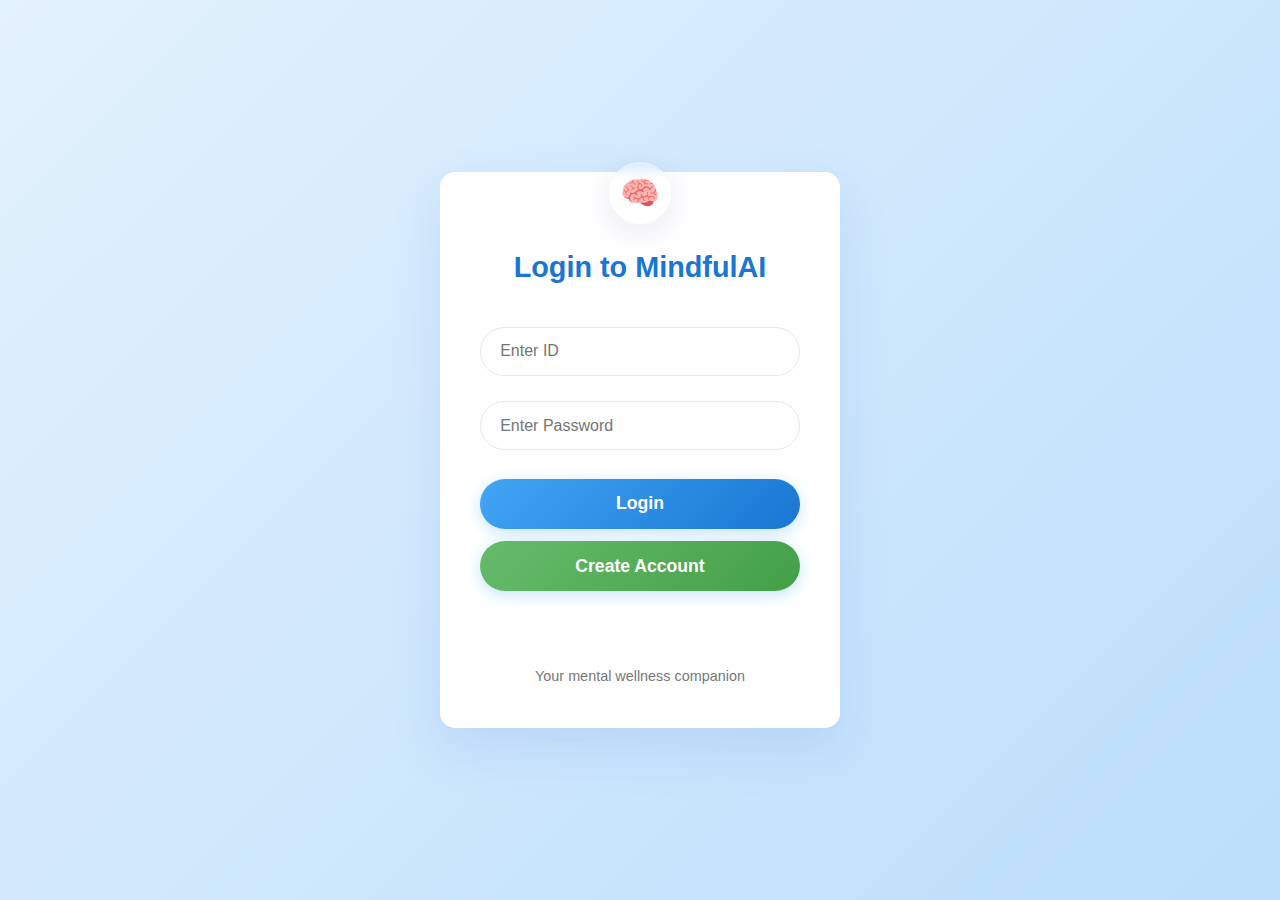
<file: login.html>
<!DOCTYPE html>
<html lang="en">
<head>
  <meta charset="UTF-8" />
  <meta name="viewport" content="width=device-width, initial-scale=1.0"/>
  <title>Login - MindfulAI</title>
  <style>
    * {
      margin: 0;
      padding: 0;
      box-sizing: border-box;
      font-family: 'Segoe UI', Tahoma, Geneva, Verdana, sans-serif;
    }
    
    body {
      display: flex;
      justify-content: center;
      align-items: center;
      height: 100vh;
      background: linear-gradient(135deg, #e3f2fd 0%, #bbdefb 100%);
      color: #555;
      line-height: 1.6;
    }
    
    .login-container {
      background-color: white;
      padding: 2.5rem;
      border-radius: 15px;
      box-shadow: 0 20px 50px rgba(94, 114, 228, 0.15);
      width: 90%;
      max-width: 400px;
      animation: fadeInUp 0.8s ease;
    }
    
    h2 {
      color: #1976d2;
      margin-bottom: 1.5rem;
      text-align: center;
      font-size: 1.8rem;
    }
    
    input {
      width: 100%;
      padding: 0.9rem 1.2rem;
      margin: 0.8rem 0;
      border: 1px solid #e0e6ff;
      border-radius: 30px;
      font-size: 1rem;
      outline: none;
      transition: all 0.3s ease;
    }
    
    input:focus {
      border-color: #a1c4fd;
      box-shadow: 0 0 0 3px rgba(161, 196, 253, 0.2);
    }
    
    button {
      width: 100%;
      padding: 0.9rem 1.5rem;
      margin-top: 1rem;
      background: linear-gradient(135deg, #42a5f5 0%, #1976d2 100%);
      color: white;
      border: none;
      border-radius: 30px;
      font-size: 1.1rem;
      font-weight: bold;
      cursor: pointer;
      transition: all 0.3s ease;
      box-shadow: 0 4px 15px rgba(66, 165, 245, 0.3);
    }
    
    button:hover {
      transform: translateY(-3px);
      box-shadow: 0 10px 20px rgba(66, 165, 245, 0.4);
    }
    
    .message {
      margin-top: 1.5rem;
      text-align: center;
      font-weight: 500;
      padding: 0.8rem;
      border-radius: 10px;
      transition: all 0.3s ease;
    }
    
    @keyframes fadeInUp {
      from {
        opacity: 0;
        transform: translateY(20px);
      }
      to {
        opacity: 1;
        transform: translateY(0);
      }
    }
    
    /* Additional MindfulAI themed elements */
    .login-container:before {
      content: '🧠';
      font-size: 2rem;
      display: block;
      text-align: center;
      margin-bottom: 1rem;
      background-color: rgba(255, 255, 255, 0.3);
      width: 60px;
      height: 60px;
      border-radius: 50%;
      line-height: 60px;
      margin: -50px auto 20px;
      box-shadow: 0 8px 32px rgba(31, 38, 135, 0.1);
      backdrop-filter: blur(4px);
      border: 1px solid rgba(255, 255, 255, 0.18);
    }
    
    .login-footer {
      text-align: center;
      margin-top: 1.5rem;
      font-size: 0.9rem;
      color: #777;
    }
    
    .login-footer a {
      color: #1976d2;
      text-decoration: none;
      transition: color 0.3s ease;
    }
    
    .login-footer a:hover {
      color: #42a5f5;
      text-decoration: underline;
    }
  </style>
</head>
<body>
  <div class="login-container">
    <h2>Login to MindfulAI</h2>
    <input type="text" id="userID" placeholder="Enter ID" required />
    <input type="password" id="userPASS" placeholder="Enter Password" required />
    <button onclick="login()">Login</button>
    <button onclick="window.location.href='signup.html'" style="background: linear-gradient(135deg, #66bb6a 0%, #43a047 100%); margin-top: 0.8rem;">Create Account</button>

    <div class="message" id="message"></div>
    <div class="login-footer">
      <p>Your mental wellness companion</p>
    </div>
  </div>
  
  <script>
    async function login() {
      const userPASS = document.getElementById("userID").value;
      const userID = document.getElementById("userPASS").value;
      const messageDiv = document.getElementById("message");
      
      try {
        const response = await fetch("https://script.googleusercontent.com/macros/echo?user_content_key=[base64]&lib=M3k54o7PDuNl2EFPfz21348TfHPk38FQX");
        const data = await response.json();
        
        const match = data.data.find(entry => entry.ID === userID && entry.PASS === userPASS);
        
        if (match) {
          window.location.href = "index.html";
        } else {
          messageDiv.textContent = "Invalid ID or Password";
          messageDiv.style.color = "#f44336";
          messageDiv.style.backgroundColor = "#ffebee";
          messageDiv.style.padding = "0.8rem";
          messageDiv.style.borderRadius = "10px";
        }
      } catch (error) {
        console.error("Error:", error);
        messageDiv.textContent = "Something went wrong. Try again!";
        messageDiv.style.color = "#f44336";
        messageDiv.style.backgroundColor = "#ffebee";
        messageDiv.style.padding = "0.8rem";
        messageDiv.style.borderRadius = "10px";
      }
    }
  </script>
</body>
</html>
</file>
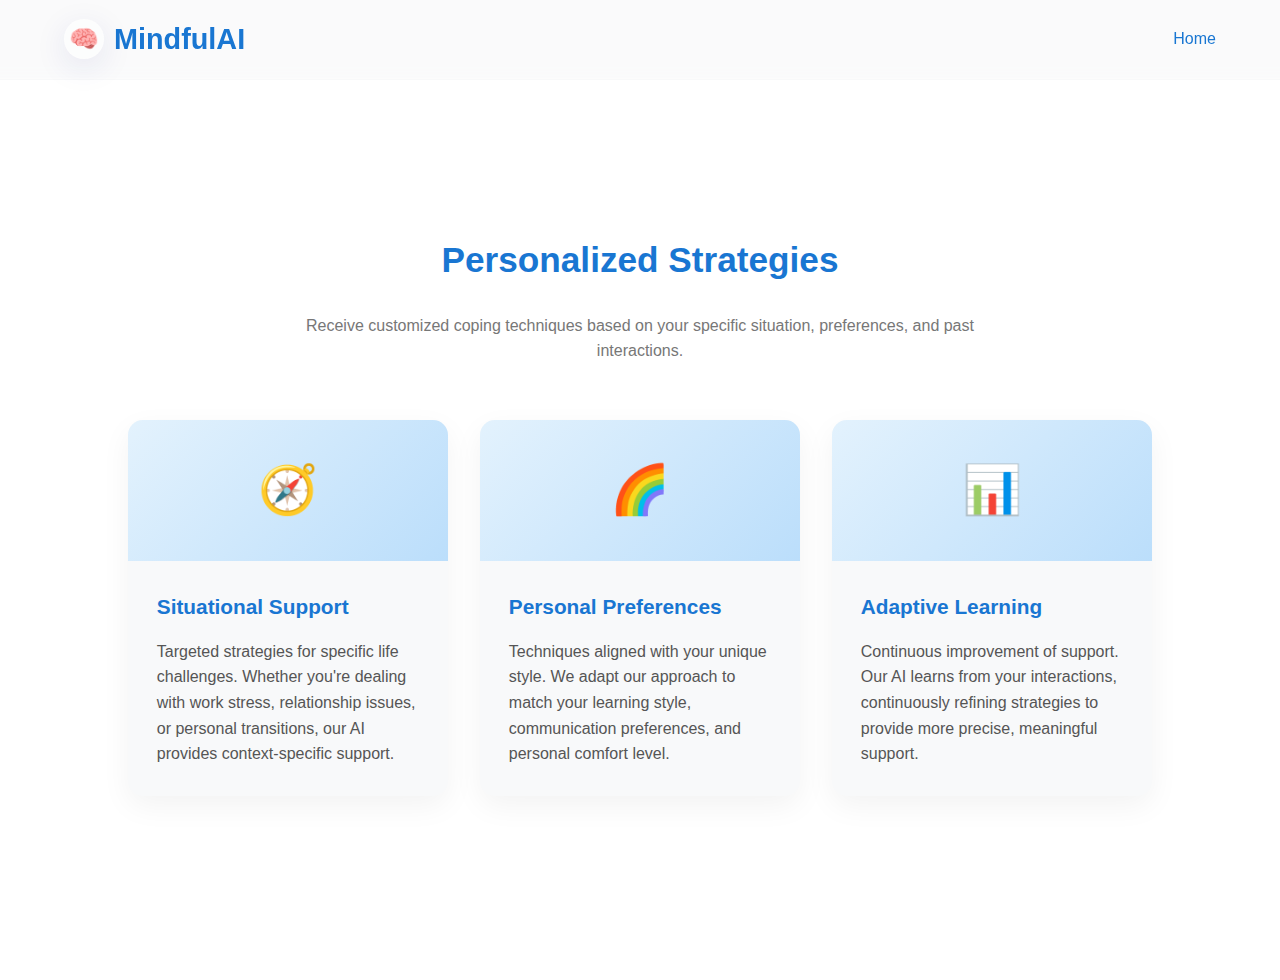
<file: personalized.html>
<!DOCTYPE html>
<html lang="en">
<head>
    <meta charset="UTF-8">
    <meta name="viewport" content="width=device-width, initial-scale=1.0">
    <title>Personalized Strategies - MindfulAI</title>
    <style>
        * {
            margin: 0;
            padding: 0;
            box-sizing: border-box;
            font-family: 'Segoe UI', Tahoma, Geneva, Verdana, sans-serif;
        }
        
        body {
            background-color: #f8f9fa;
            color: #555;
            line-height: 1.6;
            transition: background-color 0.5s ease;
        }
        
        header {
            background: rgba(255, 255, 255, 0.25);
            backdrop-filter: blur(10px);
            -webkit-backdrop-filter: blur(10px);
            border-bottom: 1px solid rgba(255, 255, 255, 0.3);
            color: #1976d2;
            padding: 1rem 0;
            position: fixed;
            width: 100%;
            top: 0;
            z-index: 1000;
            transition: all 0.3s ease;
        }
        
        .nav-container {
            width: 90%;
            max-width: 1200px;
            margin: 0 auto;
            display: flex;
            justify-content: space-between;
            align-items: center;
        }
        
        .logo {
            font-size: 1.8rem;
            font-weight: bold;
            display: flex;
            align-items: center;
            color: #1976d2;
        }
        
        .logo-icon {
            width: 40px;
            height: 40px;
            background-color: rgba(255, 255, 255, 0.3);
            border-radius: 50%;
            display: flex;
            align-items: center;
            justify-content: center;
            color: #1976d2;
            font-size: 24px;
            box-shadow: 0 8px 32px rgba(31, 38, 135, 0.1);
            backdrop-filter: blur(4px);
            -webkit-backdrop-filter: blur(4px);
            border: 1px solid rgba(255, 255, 255, 0.18);
            margin-right: 10px;
        }
        
        nav ul {
            display: flex;
            list-style: none;
        }
        
        nav ul li {
            margin-left: 2rem;
        }
        
        nav ul li a {
            color: #1976d2;
            text-decoration: none;
            font-weight: 500;
            transition: all 0.3s ease;
            position: relative;
            padding: 0.5rem 0;
        }
        
        nav ul li a:after {
            content: '';
            position: absolute;
            width: 0;
            height: 2px;
            background: #1976d2;
            bottom: 0;
            left: 0;
            transition: width 0.3s ease;
        }
        
        nav ul li a:hover:after {
            width: 100%;
        }
        
        .features {
            padding: 6rem 1rem;
            background-color: white;
            position: relative;
            display: flex;
            justify-content: center;
            align-items: center;
            flex-direction: column;
            min-height: 100vh;
            margin-top: 80px;
        }
        
        .feature-cards {
            display: flex;
            justify-content: center;
            flex-wrap: wrap;
            gap: 2rem;
            margin-bottom: 2rem;
        }
        
        .feature-card {
            background-color: #f8f9fa;
            border-radius: 15px;
            overflow: hidden;
            width: 320px;
            box-shadow: 0 10px 30px rgba(0, 0, 0, 0.05);
            transition: all 0.4s ease;
            transform: translateY(50px);
            opacity: 0;
        }
        
        .feature-card.visible {
            transform: translateY(0);
            opacity: 1;
        }
        
        .feature-card:hover {
            transform: translateY(-10px);
            box-shadow: 0 15px 35px rgba(94, 114, 228, 0.1);
        }
        
        .feature-icon {
            background: linear-gradient(135deg, #e3f2fd 0%, #bbdefb 100%);
            color: #1976d2;
            font-size: 3rem;
            text-align: center;
            padding: 2rem 1.5rem;
        }
        
        .feature-content {
            padding: 1.8rem;
        }
        
        .feature-content h3 {
            margin-bottom: 1rem;
            color: #1976d2;
            font-size: 1.3rem;
        }
        
        .section-title {
            text-align: center;
            font-size: 2.2rem;
            margin-bottom: 1.5rem;
            color: #1976d2;
            position: relative;
            width: 100%;
        }
        
        .section-description {
            text-align: center;
            max-width: 700px;
            margin: 0 auto 3.5rem;
            color: #777;
        }
    </style>
</head>
<body>
    <header>
        <div class="nav-container">
            <div class="logo">
                <div class="logo-icon">🧠</div>
                <span>MindfulAI</span>
            </div>
            <nav>
                <ul>
                    <li><a href="index.html">Home</a></li>
    
                </ul>
            </nav>
        </div>
    </header>

    <section class="features">
        <h2 class="section-title">Personalized Strategies</h2>
        <p class="section-description">Receive customized coping techniques based on your specific situation, preferences, and past interactions.</p>
        
        <div class="feature-cards">
            <div class="feature-card">
                <div class="feature-icon">🧭</div>
                <div class="feature-content">
                    <h3>Situational Support</h3>
                    <p>Targeted strategies for specific life challenges. Whether you're dealing with work stress, relationship issues, or personal transitions, our AI provides context-specific support.</p>
                </div>
            </div>
            
            <div class="feature-card">
                <div class="feature-icon">🌈</div>
                <div class="feature-content">
                    <h3>Personal Preferences</h3>
                    <p>Techniques aligned with your unique style. We adapt our approach to match your learning style, communication preferences, and personal comfort level.</p>
                </div>
            </div>
            
            <div class="feature-card">
                <div class="feature-icon">📊</div>
                <div class="feature-content">
                    <h3>Adaptive Learning</h3>
                    <p>Continuous improvement of support. Our AI learns from your interactions, continuously refining strategies to provide more precise, meaningful support.</p>
                </div>
            </div>
        </div>
    </section>

    <script>
        // Animation for fade-in cards
        const fadeElements = document.querySelectorAll('.feature-card');
        
        const animateOnScroll = function() {
            fadeElements.forEach(element => {
                if (isElementInViewport(element)) {
                    element.classList.add('visible');
                }
            });
        };
        
        function isElementInViewport(el) {
            const rect = el.getBoundingClientRect();
            return (
                rect.top <= (window.innerHeight || document.documentElement.clientHeight) * 0.8 &&
                rect.bottom >= 0
            );
        }
        
        // Initial check for elements in viewport
        animateOnScroll();
        
        // Check on scroll
        window.addEventListener('scroll', animateOnScroll);
    </script>
</body>
</html>
</file>
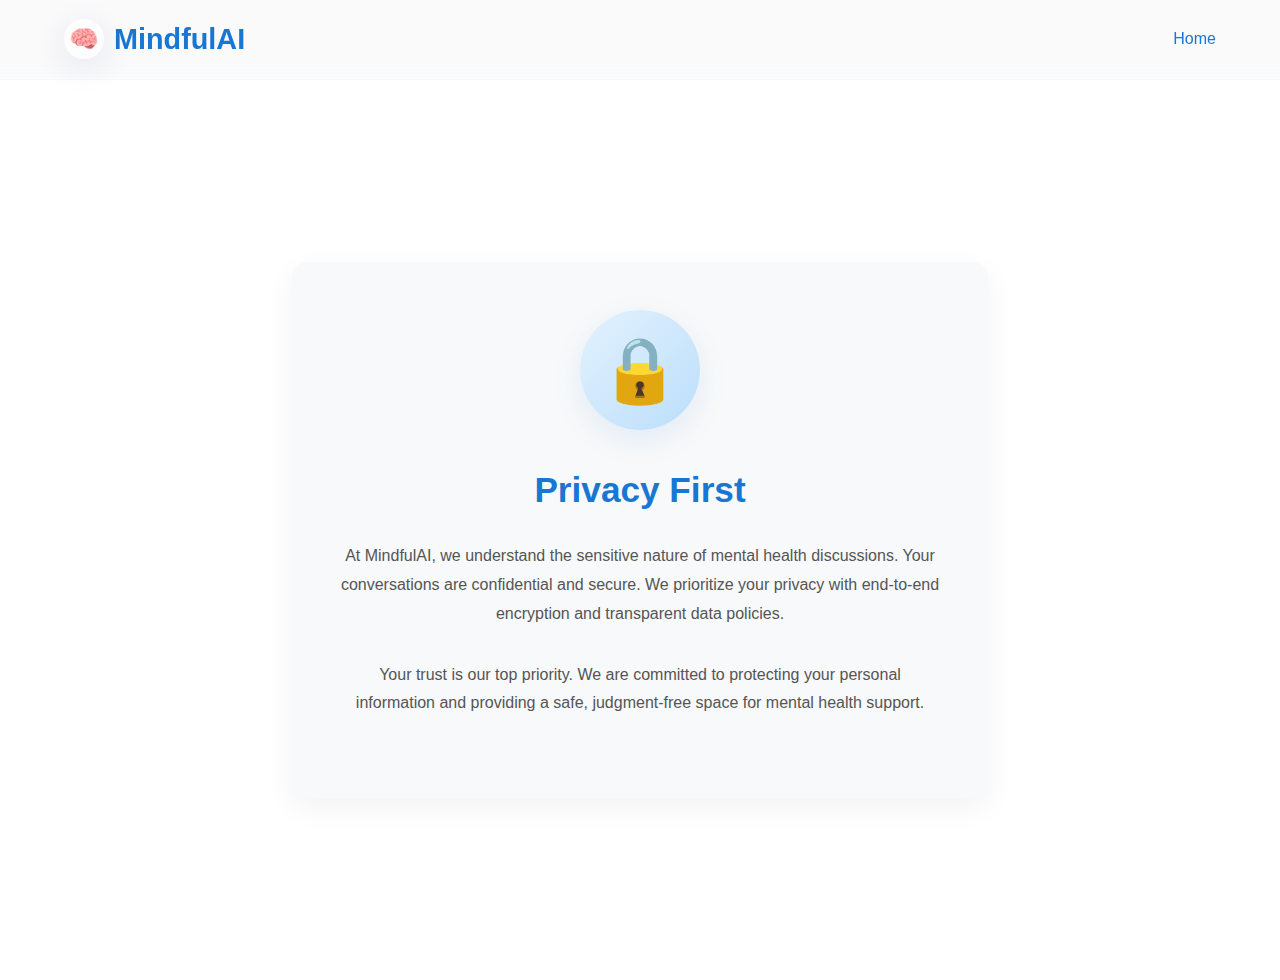
<file: privacy.html>
<!DOCTYPE html>
<html lang="en">
<head>
    <meta charset="UTF-8">
    <meta name="viewport" content="width=device-width, initial-scale=1.0">
    <title>Privacy First - MindfulAI</title>
    <style>
        * {
            margin: 0;
            padding: 0;
            box-sizing: border-box;
            font-family: 'Segoe UI', Tahoma, Geneva, Verdana, sans-serif;
        }
        
        body {
            background-color: #f8f9fa;
            color: #555;
            line-height: 1.6;
            transition: background-color 0.5s ease;
        }
        
        header {
            background: rgba(255, 255, 255, 0.25);
            backdrop-filter: blur(10px);
            -webkit-backdrop-filter: blur(10px);
            border-bottom: 1px solid rgba(255, 255, 255, 0.3);
            color: #1976d2;
            padding: 1rem 0;
            position: fixed;
            width: 100%;
            top: 0;
            z-index: 1000;
            transition: all 0.3s ease;
        }
        
        .nav-container {
            width: 90%;
            max-width: 1200px;
            margin: 0 auto;
            display: flex;
            justify-content: space-between;
            align-items: center;
        }
        
        .logo {
            font-size: 1.8rem;
            font-weight: bold;
            display: flex;
            align-items: center;
            color: #1976d2;
        }
        
        .logo-icon {
            width: 40px;
            height: 40px;
            background-color: rgba(255, 255, 255, 0.3);
            border-radius: 50%;
            display: flex;
            align-items: center;
            justify-content: center;
            color: #1976d2;
            font-size: 24px;
            box-shadow: 0 8px 32px rgba(31, 38, 135, 0.1);
            backdrop-filter: blur(4px);
            -webkit-backdrop-filter: blur(4px);
            border: 1px solid rgba(255, 255, 255, 0.18);
            margin-right: 10px;
        }
        
        nav ul {
            display: flex;
            list-style: none;
        }
        
        nav ul li {
            margin-left: 2rem;
        }
        
        nav ul li a {
            color: #1976d2;
            text-decoration: none;
            font-weight: 500;
            transition: all 0.3s ease;
            position: relative;
            padding: 0.5rem 0;
        }
        
        nav ul li a:after {
            content: '';
            position: absolute;
            width: 0;
            height: 2px;
            background: #1976d2;
            bottom: 0;
            left: 0;
            transition: width 0.3s ease;
        }
        
        nav ul li a:hover:after {
            width: 100%;
        }
        
        .privacy-section {
            padding: 6rem 1rem;
            background-color: white;
            min-height: 100vh;
            display: flex;
            justify-content: center;
            align-items: center;
            margin-top: 80px;
        }
        
        .privacy-container {
            max-width: 800px;
            text-align: center;
            background-color: #f8f9fa;
            border-radius: 15px;
            padding: 3rem;
            box-shadow: 0 10px 30px rgba(0, 0, 0, 0.05);
        }
        
        .privacy-icon {
            background: linear-gradient(135deg, #e3f2fd 0%, #bbdefb 100%);
            color: #1976d2;
            width: 120px;
            height: 120px;
            border-radius: 50%;
            display: flex;
            justify-content: center;
            align-items: center;
            margin: 0 auto 2rem;
            font-size: 4rem;
            box-shadow: 0 10px 30px rgba(25, 118, 210, 0.1);
        }
        
        .privacy-title {
            color: #1976d2;
            font-size: 2.2rem;
            margin-bottom: 1.5rem;
        }
        
        .privacy-description {
            color: #555;
            max-width: 600px;
            margin: 0 auto 2rem;
            line-height: 1.8;
        }
    </style>
</head>
<body>
    <header>
        <div class="nav-container">
            <div class="logo">
                <div class="logo-icon">🧠</div>
                <span>MindfulAI</span>
            </div>
            <nav>
                <ul>
                    <li><a href="index.html">Home</a></li>
                </ul>
            </nav>
        </div>
    </header>

    <section class="privacy-section">
        <div class="privacy-container">
            <div class="privacy-icon">🔒</div>
            <h1 class="privacy-title">Privacy First</h1>
            <p class="privacy-description">
                At MindfulAI, we understand the sensitive nature of mental health discussions. Your conversations are confidential and secure. We prioritize your privacy with end-to-end encryption and transparent data policies.
            </p>
            <p class="privacy-description">
                Your trust is our top priority. We are committed to protecting your personal information and providing a safe, judgment-free space for mental health support.
            </p>
        </div>
    </section>
</body>
</html>
</file>
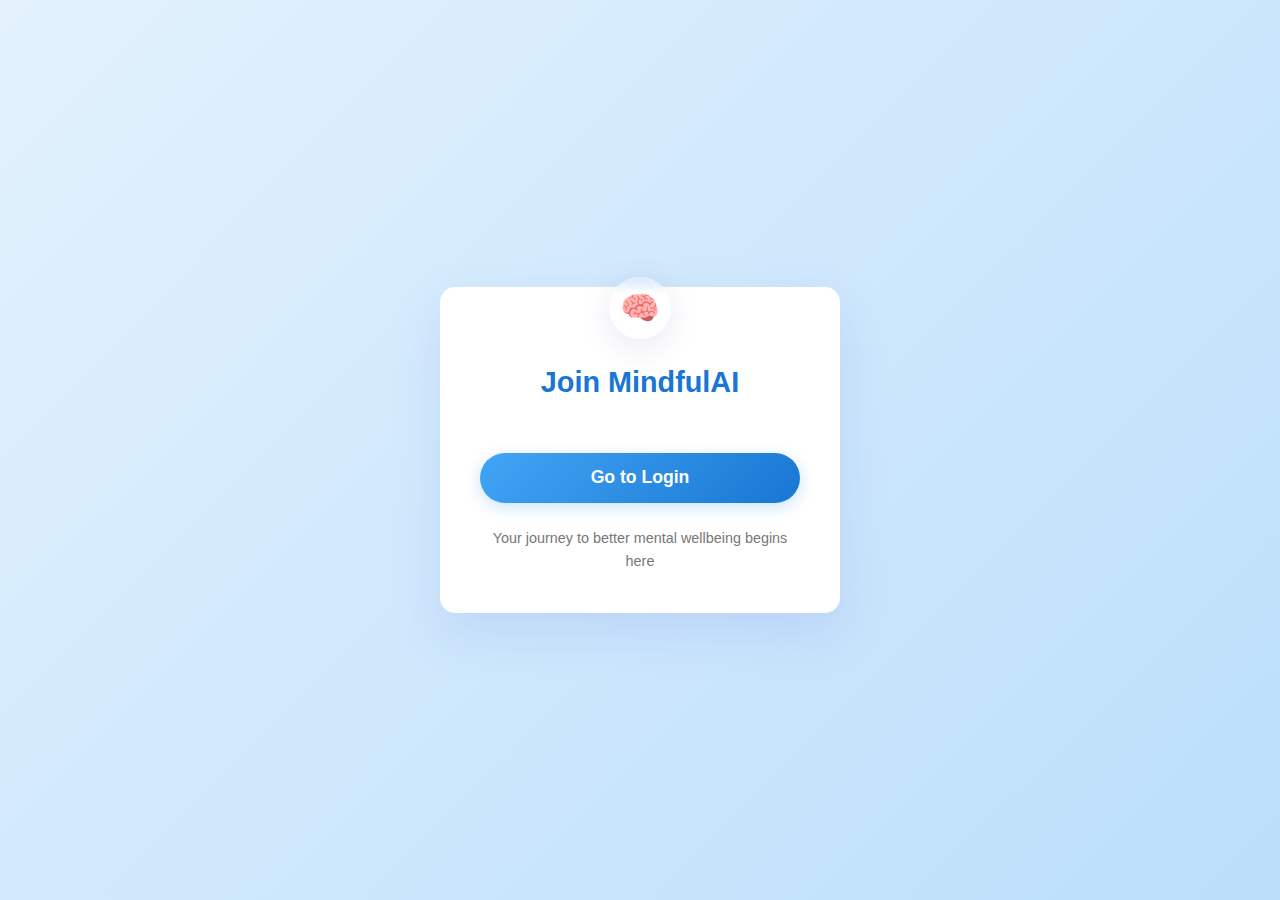
<file: signup.html>
<!DOCTYPE html>
<html lang="en">
<head>
  <meta charset="UTF-8" />
  <meta name="viewport" content="width=device-width, initial-scale=1.0" />
  <title>Sign Up - MindfulAI</title>
  <style>
    * {
      margin: 0;
      padding: 0;
      box-sizing: border-box;
      font-family: 'Segoe UI', Tahoma, Geneva, Verdana, sans-serif;
    }
    
    body {
      display: flex;
      justify-content: center;
      align-items: center;
      height: 100vh;
      background: linear-gradient(135deg, #e3f2fd 0%, #bbdefb 100%);
      color: #555;
      line-height: 1.6;
      margin: 0;
    }
    
    .container {
      background-color: white;
      padding: 2.5rem;
      border-radius: 15px;
      box-shadow: 0 20px 50px rgba(94, 114, 228, 0.15);
      width: 90%;
      max-width: 400px;
      animation: fadeInUp 0.8s ease;
    }
    
    h2 {
      color: #1976d2;
      margin-bottom: 1.5rem;
      text-align: center;
      font-size: 1.8rem;
    }
    
    .redirect-btn {
      margin-top: 1.5rem;
      background: linear-gradient(135deg, #42a5f5 0%, #1976d2 100%);
      color: white;
      border: none;
      padding: 0.9rem 1.5rem;
      border-radius: 30px;
      cursor: pointer;
      width: 100%;
      font-size: 1.1rem;
      font-weight: bold;
      transition: all 0.3s ease;
      box-shadow: 0 4px 15px rgba(66, 165, 245, 0.3);
    }
    
    .redirect-btn:hover {
      transform: translateY(-3px);
      box-shadow: 0 10px 20px rgba(66, 165, 245, 0.4);
    }
    
    .redirect-btn a {
      color: white;
      text-decoration: none;
      display: block;
      width: 100%;
    }
    
    @keyframes fadeInUp {
      from {
        opacity: 0;
        transform: translateY(20px);
      }
      to {
        opacity: 1;
        transform: translateY(0);
      }
    }
    
    /* Style for SheetDB form elements */
    input, select {
      width: 100%;
      padding: 0.9rem 1.2rem;
      margin: 0.8rem 0;
      border: 1px solid #e0e6ff;
      border-radius: 30px;
      font-size: 1rem;
      outline: none;
      transition: all 0.3s ease;
    }
    
    input:focus, select:focus {
      border-color: #a1c4fd;
      box-shadow: 0 0 0 3px rgba(161, 196, 253, 0.2);
    }
    
    button[type="submit"] {
      background: linear-gradient(135deg, #42a5f5 0%, #1976d2 100%);
      color: white;
      padding: 0.9rem 1.5rem;
      border: none;
      border-radius: 30px;
      cursor: pointer;
      width: 100%;
      font-size: 1.1rem;
      font-weight: bold;
      margin-top: 1rem;
      transition: all 0.3s ease;
      box-shadow: 0 4px 15px rgba(66, 165, 245, 0.3);
    }
    
    button[type="submit"]:hover {
      transform: translateY(-3px);
      box-shadow: 0 10px 20px rgba(66, 165, 245, 0.4);
    }
    
    label {
      color: #555;
      font-weight: 500;
      margin-bottom: 0.5rem;
      display: block;
    }
    
    /* MindfulAI themed container */
    .container:before {
      content: '🧠';
      font-size: 2rem;
      display: block;
      text-align: center;
      margin-bottom: 1rem;
      background-color: rgba(255, 255, 255, 0.3);
      width: 60px;
      height: 60px;
      border-radius: 50%;
      line-height: 60px;
      margin: -50px auto 20px;
      box-shadow: 0 8px 32px rgba(31, 38, 135, 0.1);
      backdrop-filter: blur(4px);
      border: 1px solid rgba(255, 255, 255, 0.18);
    }
    
    .signup-footer {
      text-align: center;
      margin-top: 1.5rem;
      font-size: 0.9rem;
      color: #777;
    }
  </style>
</head>
<body>
  <div class="container">
    <h2>Join MindfulAI</h2>
    
    <!-- Embedded SheetDB Form -->
    <script src="https://sheetdb.io/s/f/9630jgmf29y4c.js"></script>
    
    <!-- Button to go to login page -->
    <button class="redirect-btn">
      <a href="login.html">Go to Login</a>
    </button>
    
    <div class="signup-footer">
      <p>Your journey to better mental wellbeing begins here</p>
    </div>
  </div>
</body>
</html>
</file>
